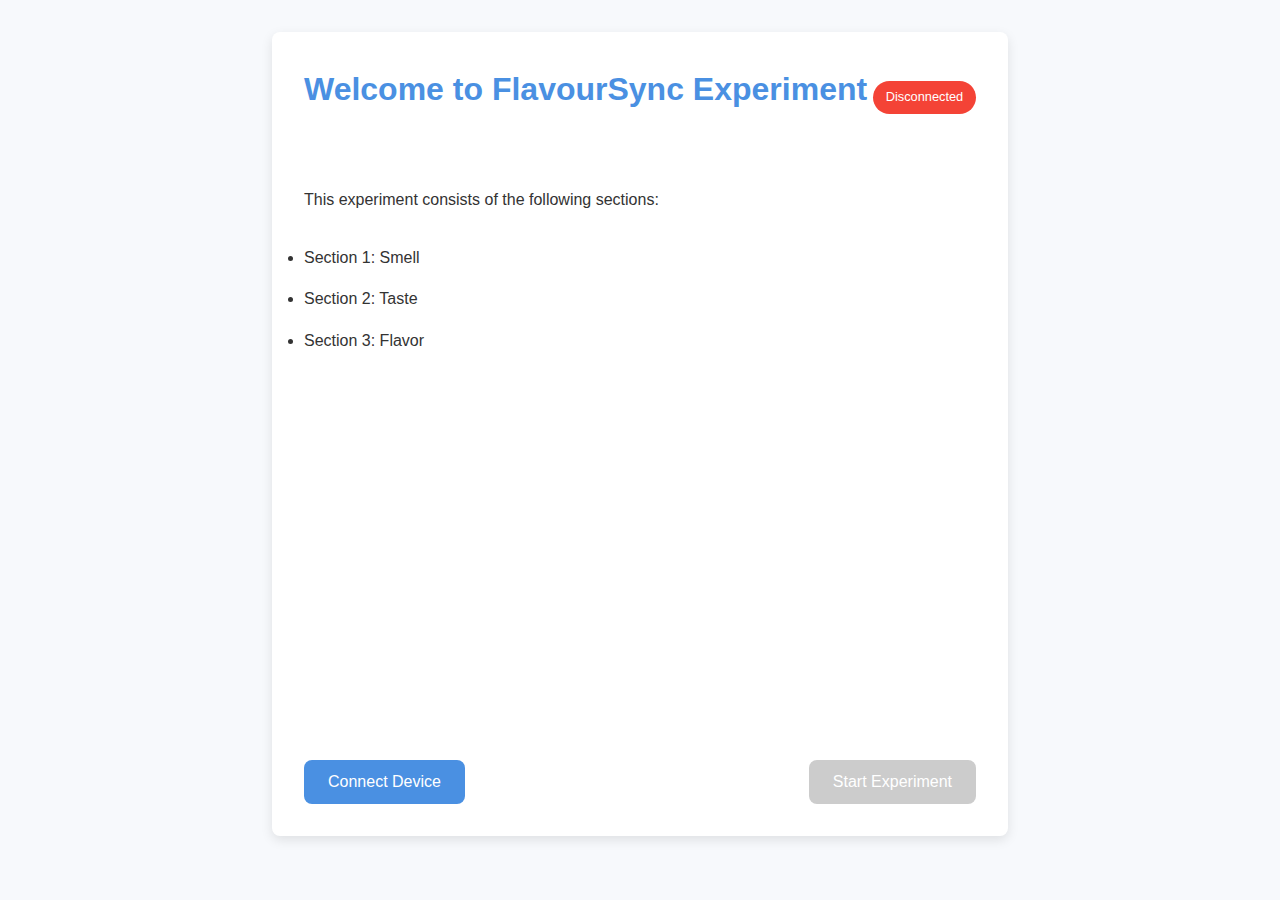
<file: index.html>
<!DOCTYPE html>
<html lang="en">
<head>
    <meta charset="UTF-8">
    <meta name="viewport" content="width=device-width, initial-scale=1.0">
    <title>FlavourSync Experiment</title>
    <link rel="stylesheet" href="style.css">
</head>
<body>
    <div class="container">
        <!-- Welcome Screen -->
        <div id="welcome-screen" class="welcome-screen">
            <div class="header">
                <h1>Welcome to FlavourSync Experiment</h1>
                <span id="connection-status" class="connection-status">Disconnected</span>
            </div>
            <div class="section-list">
                <p>This experiment consists of the following sections:</p>
                <ul>
                    <li>Section 1: Smell</li>
                    <li>Section 2: Taste</li>
                    <li>Section 3: Flavor</li>
                </ul>
            </div>
            <div class="button-container">
                <button id="connect-device-btn">Connect Device</button>
                <button id="start-experiment-btn" disabled>Start Experiment</button>
            </div>
        </div>

        <!-- Test Screen -->
        <div id="test-screen" class="test-screen hidden">
            <h1 id="section-title">Section 1: Smell</h1>
            <p id="test-instructions">Put your nose near the device. Click the button to experience the smell when you are ready. The smell will be delivered in 5 seconds.</p>
            <div class="progress-bar">
                <div id="progress" class="progress"></div>
            </div>
            <p>Test <span id="current-test">1</span> of <span id="total-tests">5</span></p>
            <div id="countdown" class="countdown hidden"></div>
            <button id="activate-btn">Activate</button>
        </div>

        <!-- Survey Screen -->
        <div id="survey-screen" class="survey-screen hidden">
            <h1 id="survey-title">Survey</h1>
            <div id="survey-questions"></div>
            <button id="submit-survey-btn">Submit</button>
        </div>

        <!-- Completed Screen -->
        <div id="completed-screen" class="completed-screen hidden">
            <h1>Congratulations!</h1>
            <p>You have completed all sections of the FlavourSync experiment.</p>
            <p>Thank you for your participation.</p>
            <button id="download-results-btn">Download Results</button>
        </div>

        <!-- Try Again Modal -->
        <div id="try-again-modal" class="modal hidden">
            <div class="modal-content">
                <h2>Would you like to try again?</h2>
                <p>When you click next, you will be navigated to the survey form and cannot try again.</p>
                <div class="button-container">
                    <button id="try-again-btn" class="secondary">Try Again</button>
                    <button id="next-btn">Next</button>
                </div>
            </div>
        </div>
    </div>
    <script src="script.js"></script>
</body>
</html>
</file>
<file: style.css>
:root {
    --primary-color: #4a90e2;
    --secondary-color: #6cc04a;
    --text-color: #333;
    --light-bg: #f7f9fc;
    --border-radius: 8px;
    --box-shadow: 0 4px 12px rgba(0, 0, 0, 0.1);
}

* {
    box-sizing: border-box;
    margin: 0;
    padding: 0;
    font-family: 'Segoe UI', Tahoma, Geneva, Verdana, sans-serif;
}

body {
    background-color: var(--light-bg);
    color: var(--text-color);
    line-height: 1.6;
}

.container {
    max-width: 800px;
    margin: 0 auto;
    padding: 2rem;
    min-height: 100vh;
    display: flex;
    flex-direction: column;
}

.welcome-screen, .section-screen, .test-screen, .survey-screen, .completed-screen {
    background-color: white;
    border-radius: var(--border-radius);
    box-shadow: var(--box-shadow);
    padding: 2rem;
    margin-bottom: 2rem;
    flex: 1;
    display: flex;
    flex-direction: column;
}

h1 {
    color: var(--primary-color);
    margin-bottom: 1rem;
    text-align: center;
}

h2 {
    margin-bottom: 1rem;
    color: var(--secondary-color);
}

p {
    margin-bottom: 1.5rem;
}

button {
    background-color: var(--primary-color);
    color: white;
    border: none;
    padding: 0.8rem 1.5rem;
    border-radius: var(--border-radius);
    cursor: pointer;
    font-size: 1rem;
    transition: background-color 0.3s;
    margin-top: auto;
}

button:hover {
    background-color: #3a7bca;
}

button:disabled {
    background-color: #cccccc;
    cursor: not-allowed;
}

button.secondary {
    background-color: #e0e0e0;
    color: var(--text-color);
}

button.secondary:hover {
    background-color: #d0d0d0;
}

.section-list {
    list-style-type: none;
    margin: 1.5rem 0;
}

.section-list li {
    padding: 0.5rem 0;
}

.button-container {
    display: flex;
    justify-content: space-between;
    gap: 1rem;
    margin-top: auto;
}

.hidden {
    display: none !important;
}

.slider-container {
    margin: 1.5rem 0;
}

.slider {
    width: 100%;
    margin-bottom: 0.5rem;
}

.slider-value {
    text-align: center;
    font-size: 1.5rem;
    font-weight: bold;
    color: var(--primary-color);
}

.radio-options {
    margin: 1.5rem 0;
}

.radio-option {
    display: block;
    margin: 0.8rem 0;
}

.progress-bar {
    height: 10px;
    background-color: #e0e0e0;
    border-radius: 5px;
    margin: 1rem 0;
    overflow: hidden;
}

.progress {
    height: 100%;
    background-color: var(--primary-color);
    width: 0%;
    transition: width 0.3s;
}

.modal {
    position: fixed;
    top: 0;
    left: 0;
    width: 100%;
    height: 100%;
    background-color: rgba(0, 0, 0, 0.5);
    display: flex;
    justify-content: center;
    align-items: center;
    z-index: 100;
}

.modal-content {
    background-color: white;
    padding: 2rem;
    border-radius: var(--border-radius);
    width: 90%;
    max-width: 500px;
    text-align: center;
}

.header {
    display: flex;
    justify-content: space-between;
    align-items: center;
    margin-bottom: 2rem;
}

.connection-status {
    font-size: 0.8rem;
    padding: 0.4rem 0.8rem;
    border-radius: 20px;
    background-color: #f44336;
    color: white;
}

.connection-status.connected {
    background-color: #4caf50;
}

.countdown {
    font-size: 2rem;
    font-weight: bold;
    margin: 1rem 0;
    color: var(--primary-color);
}

.warning {
    color: #f44336;
    margin: 1rem 0;
}
</file>
